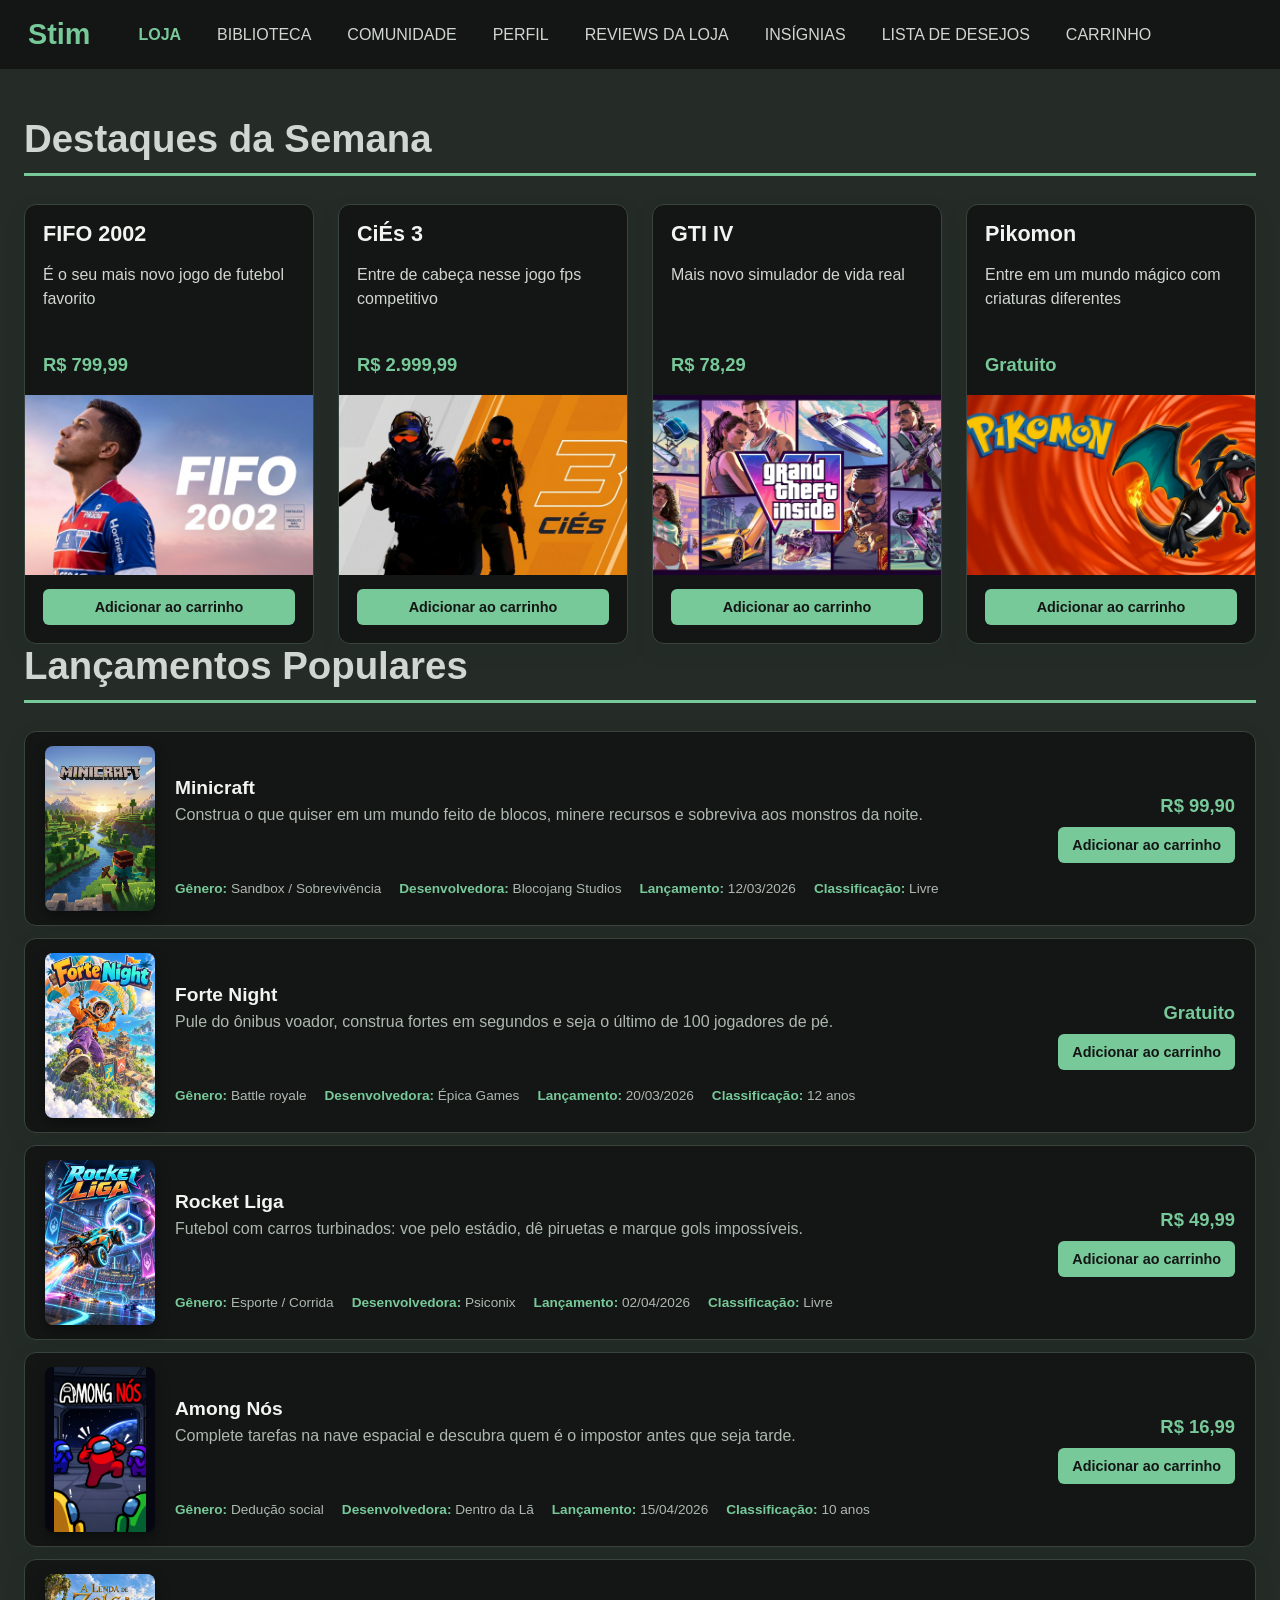
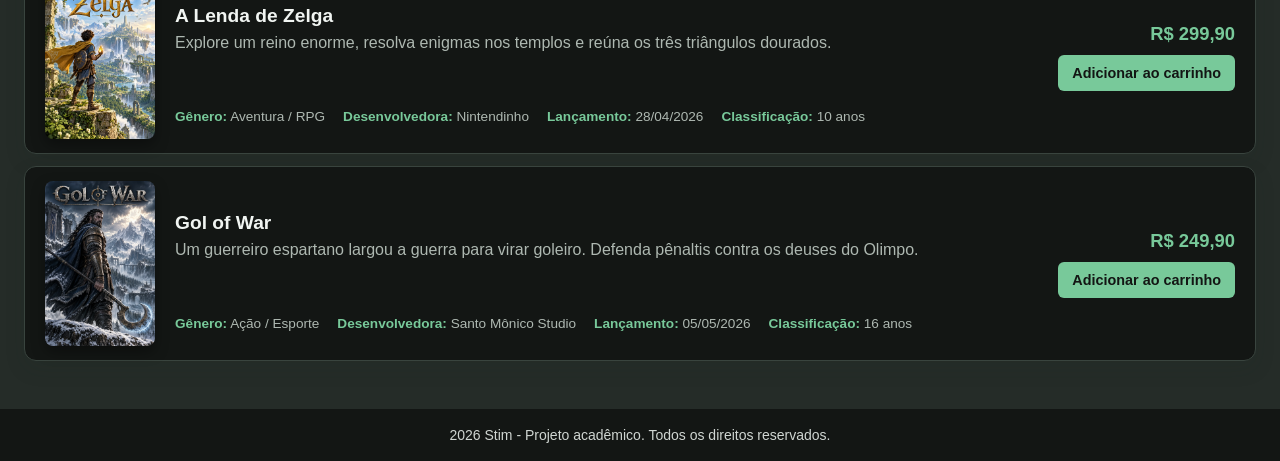
<file: index.html>
<!DOCTYPE html>
<html lang="pt-BR">
<head>
    <meta charset="UTF-8">
    <meta name="viewport" content="width=device-width, initial-scale=1.0">
    <title>Loja | Stim</title>
    <link rel="stylesheet" href="style.css">
    <link rel="stylesheet" href="index.css">
    
</head>
<body>

  <header>
      <a href="index.html" class="logo"><h2>Stim</h2></a>
      <nav>
          <a href="index.html" aria-current="page">LOJA</a>
          <a href="biblioteca.html">BIBLIOTECA   </a>
          <a href="comunidade.html">COMUNIDADE   </a>
          <a href="perfil.html">PERFIL    </a>
          <a href="reviews.html">REVIEWS DA LOJA    </a>
          <a href="insignias.html">INSÍGNIAS    </a>
          <a href="desejos.html">LISTA DE DESEJOS    </a>
          <a href="carrinho.html">CARRINHO    </a>
      </nav>
  </header>

<main>

  <section>
    <h2>Destaques da Semana</h2>
    <div class="destaques">
      <div>
        <h3>FIFO 2002</h3>
        <p>É o seu mais novo jogo de futebol favorito</p>
        <p>R$ 799,99</p>
        <img src="img/FIFO2002.jpg" alt="Capa do jogo FIFO 2002">
        <button type="button" class="btn-carrinho" data-add-carrinho data-nome="FIFO 2002" data-genero="Futebol" data-preco="799.99" data-imagem="img/FIFO2002.jpg">Adicionar ao carrinho</button>
      </div>

      <div>
        <h3>CiÉs 3</h3>
        <p>Entre de cabeça nesse jogo fps competitivo</p>
        <p>R$ 2.999,99</p>
        <img src="img/CiÉs3.jpg" alt="Capa do jogo CiÉs 3">
        <button type="button" class="btn-carrinho" data-add-carrinho data-nome="CiÉs 3" data-genero="Ação / FPS" data-preco="2999.99" data-imagem="img/CiÉs3.jpg">Adicionar ao carrinho</button>
      </div>

      <div>
        <h3>GTI IV</h3>
        <p>Mais novo simulador de vida real</p>
        <p>R$ 78,29</p>
        <img src="img/gti6.jpg" alt="Capa do jogo GTI IV">
        <button type="button" class="btn-carrinho" data-add-carrinho data-nome="GTI IV" data-genero="Mundo aberto" data-preco="78.29" data-imagem="img/gti6.jpg">Adicionar ao carrinho</button>
      </div>

      <div>
        <h3>Pikomon</h3>
        <p>Entre em um mundo mágico com criaturas diferentes</p>
        <p>Gratuito</p>
        <img src="img/pikomon.jpg" alt="Capa do jogo Pikomon">
        <button type="button" class="btn-carrinho" data-add-carrinho data-nome="Pikomon" data-genero="Aventura" data-preco="0" data-imagem="img/pikomon.jpg">Adicionar ao carrinho</button>
      </div>
    </div>

  </section>

  <section>
    <h2>Lançamentos Populares</h2>
    <div class="populares">
      <div>
        <img src="img/minicraft.webp" alt="Capa do jogo Minicraft">
        <h4>Minicraft</h4>
        <p>Construa o que quiser em um mundo feito de blocos, minere recursos e sobreviva aos monstros da noite.</p>
        <ul class="info-jogo">
          <li><strong>Gênero:</strong> Sandbox / Sobrevivência</li>
          <li><strong>Desenvolvedora:</strong> Blocojang Studios</li>
          <li><strong>Lançamento:</strong> 12/03/2026</li>
          <li><strong>Classificação:</strong> Livre</li>
        </ul>
        <div class="compra">
          <h3>R$ 99,90</h3>
          <button type="button" class="btn-carrinho" data-add-carrinho data-nome="Minicraft" data-genero="Sandbox / Sobrevivência" data-preco="99.90" data-imagem="img/minicraft.webp">Adicionar ao carrinho</button>
        </div>
      </div>

      <div>
        <img src="img/forte-night.webp" alt="Capa do jogo Forte Night">
        <h4>Forte Night</h4>
        <p>Pule do ônibus voador, construa fortes em segundos e seja o último de 100 jogadores de pé.</p>
        <ul class="info-jogo">
          <li><strong>Gênero:</strong> Battle royale</li>
          <li><strong>Desenvolvedora:</strong> Épica Games</li>
          <li><strong>Lançamento:</strong> 20/03/2026</li>
          <li><strong>Classificação:</strong> 12 anos</li>
        </ul>
        <div class="compra">
          <h3>Gratuito</h3>
          <button type="button" class="btn-carrinho" data-add-carrinho data-nome="Forte Night" data-genero="Battle royale" data-preco="0" data-imagem="img/forte-night.webp">Adicionar ao carrinho</button>
        </div>
      </div>

      <div>
        <img src="img/rocket-liga.webp" alt="Capa do jogo Rocket Liga">
        <h4>Rocket Liga</h4>
        <p>Futebol com carros turbinados: voe pelo estádio, dê piruetas e marque gols impossíveis.</p>
        <ul class="info-jogo">
          <li><strong>Gênero:</strong> Esporte / Corrida</li>
          <li><strong>Desenvolvedora:</strong> Psiconix</li>
          <li><strong>Lançamento:</strong> 02/04/2026</li>
          <li><strong>Classificação:</strong> Livre</li>
        </ul>
        <div class="compra">
          <h3>R$ 49,99</h3>
          <button type="button" class="btn-carrinho" data-add-carrinho data-nome="Rocket Liga" data-genero="Esporte / Corrida" data-preco="49.99" data-imagem="img/rocket-liga.webp">Adicionar ao carrinho</button>
        </div>
      </div>

      <div>
        <img src="img/among-nos.png" alt="Capa do jogo Among Nós" class="capa-paisagem">
        <h4>Among Nós</h4>
        <p>Complete tarefas na nave espacial e descubra quem é o impostor antes que seja tarde.</p>
        <ul class="info-jogo">
          <li><strong>Gênero:</strong> Dedução social</li>
          <li><strong>Desenvolvedora:</strong> Dentro da Lã</li>
          <li><strong>Lançamento:</strong> 15/04/2026</li>
          <li><strong>Classificação:</strong> 10 anos</li>
        </ul>
        <div class="compra">
          <h3>R$ 16,99</h3>
          <button type="button" class="btn-carrinho" data-add-carrinho data-nome="Among Nós" data-genero="Dedução social" data-preco="16.99" data-imagem="img/among-nos.svg">Adicionar ao carrinho</button>
        </div>
      </div>

      <div>
        <img src="img/lenda-de-zelga.webp" alt="Capa do jogo A Lenda de Zelga">
        <h4>A Lenda de Zelga</h4>
        <p>Explore um reino enorme, resolva enigmas nos templos e reúna os três triângulos dourados.</p>
        <ul class="info-jogo">
          <li><strong>Gênero:</strong> Aventura / RPG</li>
          <li><strong>Desenvolvedora:</strong> Nintendinho</li>
          <li><strong>Lançamento:</strong> 28/04/2026</li>
          <li><strong>Classificação:</strong> 10 anos</li>
        </ul>
        <div class="compra">
          <h3>R$ 299,90</h3>
          <button type="button" class="btn-carrinho" data-add-carrinho data-nome="A Lenda de Zelga" data-genero="Aventura / RPG" data-preco="299.90" data-imagem="img/lenda-de-zelga.webp">Adicionar ao carrinho</button>
        </div>
      </div>

      <div>
        <img src="img/gol-of-war.webp" alt="Capa do jogo Gol of War">
        <h4>Gol of War</h4>
        <p>Um guerreiro espartano largou a guerra para virar goleiro. Defenda pênaltis contra os deuses do Olimpo.</p>
        <ul class="info-jogo">
          <li><strong>Gênero:</strong> Ação / Esporte</li>
          <li><strong>Desenvolvedora:</strong> Santo Mônico Studio</li>
          <li><strong>Lançamento:</strong> 05/05/2026</li>
          <li><strong>Classificação:</strong> 16 anos</li>
        </ul>
        <div class="compra">
          <h3>R$ 249,90</h3>
          <button type="button" class="btn-carrinho" data-add-carrinho data-nome="Gol of War" data-genero="Ação / Esporte" data-preco="249.90" data-imagem="img/gol-of-war.webp">Adicionar ao carrinho</button>
        </div>
      </div>

    </div>
  </section>

</main>
    
    <footer>
        <p>2026 Stim - Projeto acadêmico. Todos os direitos reservados.</p>
    </footer>

    <script src="carrinho.js"></script>
    
</body>
</html>
</file>
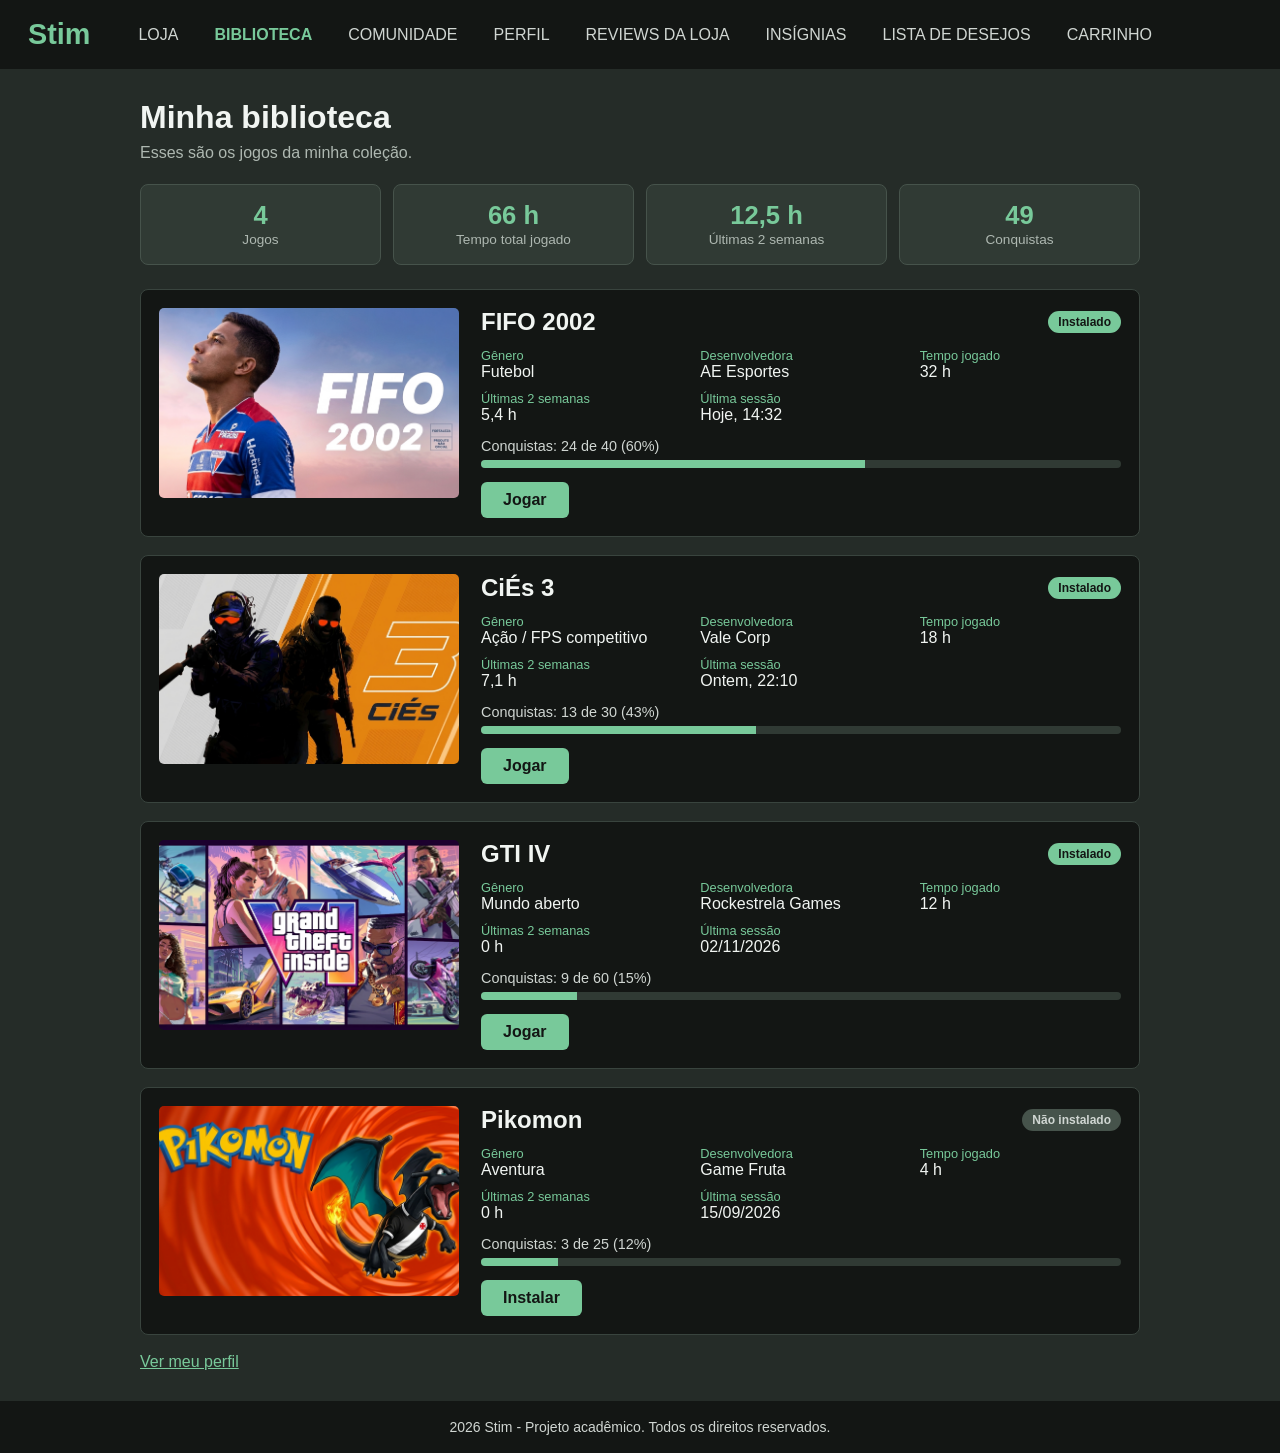
<file: biblioteca.html>
<!DOCTYPE html>
<html lang="pt-BR">
<head>
    <meta charset="UTF-8">
    <meta name="viewport" content="width=device-width, initial-scale=1.0">
    <title>Biblioteca - Stim</title>
    <link rel="stylesheet" href="style.css">
    <link rel="stylesheet" href="biblioteca.css">
</head>
<body>
    <header>
        <a href="index.html" class="logo"><h2>Stim</h2></a>
        <nav>
            <a href="index.html">LOJA</a>
            <a href="biblioteca.html" aria-current="page">BIBLIOTECA</a>
            <a href="comunidade.html">COMUNIDADE</a>
            <a href="perfil.html">PERFIL</a>
            <a href="reviews.html">REVIEWS DA LOJA</a>
            <a href="insignias.html">INSÍGNIAS</a>
            <a href="desejos.html">LISTA DE DESEJOS</a>
            <a href="carrinho.html">CARRINHO</a>
        </nav>
    </header>

    <main>
        <h1>Minha biblioteca</h1>
        <p class="subtitulo">Esses são os jogos da minha coleção.</p>

        <section class="resumo">
            <div><strong>4</strong><span>Jogos</span></div>
            <div><strong>66 h</strong><span>Tempo total jogado</span></div>
            <div><strong>12,5 h</strong><span>Últimas 2 semanas</span></div>
            <div><strong>49</strong><span>Conquistas</span></div>
        </section>

        <article class="jogo">
            <img src="img/FIFO2002.jpg" alt="Capa do jogo FIFO 2002">

            <div class="info-jogo">
                <div class="topo-jogo">
                    <h2>FIFO 2002</h2>
                    <span class="status instalado">Instalado</span>
                </div>

                <dl class="dados">
                    <div><dt>Gênero</dt><dd>Futebol</dd></div>
                    <div><dt>Desenvolvedora</dt><dd>AE Esportes</dd></div>
                    <div><dt>Tempo jogado</dt><dd>32 h</dd></div>
                    <div><dt>Últimas 2 semanas</dt><dd>5,4 h</dd></div>
                    <div><dt>Última sessão</dt><dd>Hoje, 14:32</dd></div>
                </dl>

                <div class="conquistas">
                    <p>Conquistas: 24 de 40 (60%)</p>
                    <div class="barra"><div style="width: 60%"></div></div>
                </div>

                <a href="#" class="botao">Jogar</a>
            </div>
        </article>

        <article class="jogo">
            <img src="img/CiÉs3.jpg" alt="Capa do jogo CiÉs 3">

            <div class="info-jogo">
                <div class="topo-jogo">
                    <h2>CiÉs 3</h2>
                    <span class="status instalado">Instalado</span>
                </div>

                <dl class="dados">
                    <div><dt>Gênero</dt><dd>Ação / FPS competitivo</dd></div>
                    <div><dt>Desenvolvedora</dt><dd>Vale Corp</dd></div>
                    <div><dt>Tempo jogado</dt><dd>18 h</dd></div>
                    <div><dt>Últimas 2 semanas</dt><dd>7,1 h</dd></div>
                    <div><dt>Última sessão</dt><dd>Ontem, 22:10</dd></div>
                </dl>

                <div class="conquistas">
                    <p>Conquistas: 13 de 30 (43%)</p>
                    <div class="barra"><div style="width: 43%"></div></div>
                </div>

                <a href="#" class="botao">Jogar</a>
            </div>
        </article>

        <article class="jogo">
            <img src="img/gti6.jpg" alt="Capa do jogo GTI IV">

            <div class="info-jogo">
                <div class="topo-jogo">
                    <h2>GTI IV</h2>
                    <span class="status instalado">Instalado</span>
                </div>

                <dl class="dados">
                    <div><dt>Gênero</dt><dd>Mundo aberto</dd></div>
                    <div><dt>Desenvolvedora</dt><dd>Rockestrela Games</dd></div>
                    <div><dt>Tempo jogado</dt><dd>12 h</dd></div>
                    <div><dt>Últimas 2 semanas</dt><dd>0 h</dd></div>
                    <div><dt>Última sessão</dt><dd>02/11/2026</dd></div>
                </dl>

                <div class="conquistas">
                    <p>Conquistas: 9 de 60 (15%)</p>
                    <div class="barra"><div style="width: 15%"></div></div>
                </div>

                <a href="#" class="botao">Jogar</a>
            </div>
        </article>

        <article class="jogo">
            <img src="img/pikomon.jpg" alt="Capa do jogo Pikomon">

            <div class="info-jogo">
                <div class="topo-jogo">
                    <h2>Pikomon</h2>
                    <span class="status nao-instalado">Não instalado</span>
                </div>

                <dl class="dados">
                    <div><dt>Gênero</dt><dd>Aventura</dd></div>
                    <div><dt>Desenvolvedora</dt><dd>Game Fruta</dd></div>
                    <div><dt>Tempo jogado</dt><dd>4 h</dd></div>
                    <div><dt>Últimas 2 semanas</dt><dd>0 h</dd></div>
                    <div><dt>Última sessão</dt><dd>15/09/2026</dd></div>
                </dl>

                <div class="conquistas">
                    <p>Conquistas: 3 de 25 (12%)</p>
                    <div class="barra"><div style="width: 12%"></div></div>
                </div>

                <a href="#" class="botao">Instalar</a>
            </div>
        </article>

        <a href="perfil.html" class="link-perfil">Ver meu perfil</a>
    </main>

    <footer>
        <p>2026 Stim - Projeto acadêmico. Todos os direitos reservados.</p>
    </footer>

    <script src="carrinho.js"></script>
</body>
</html>
</file>
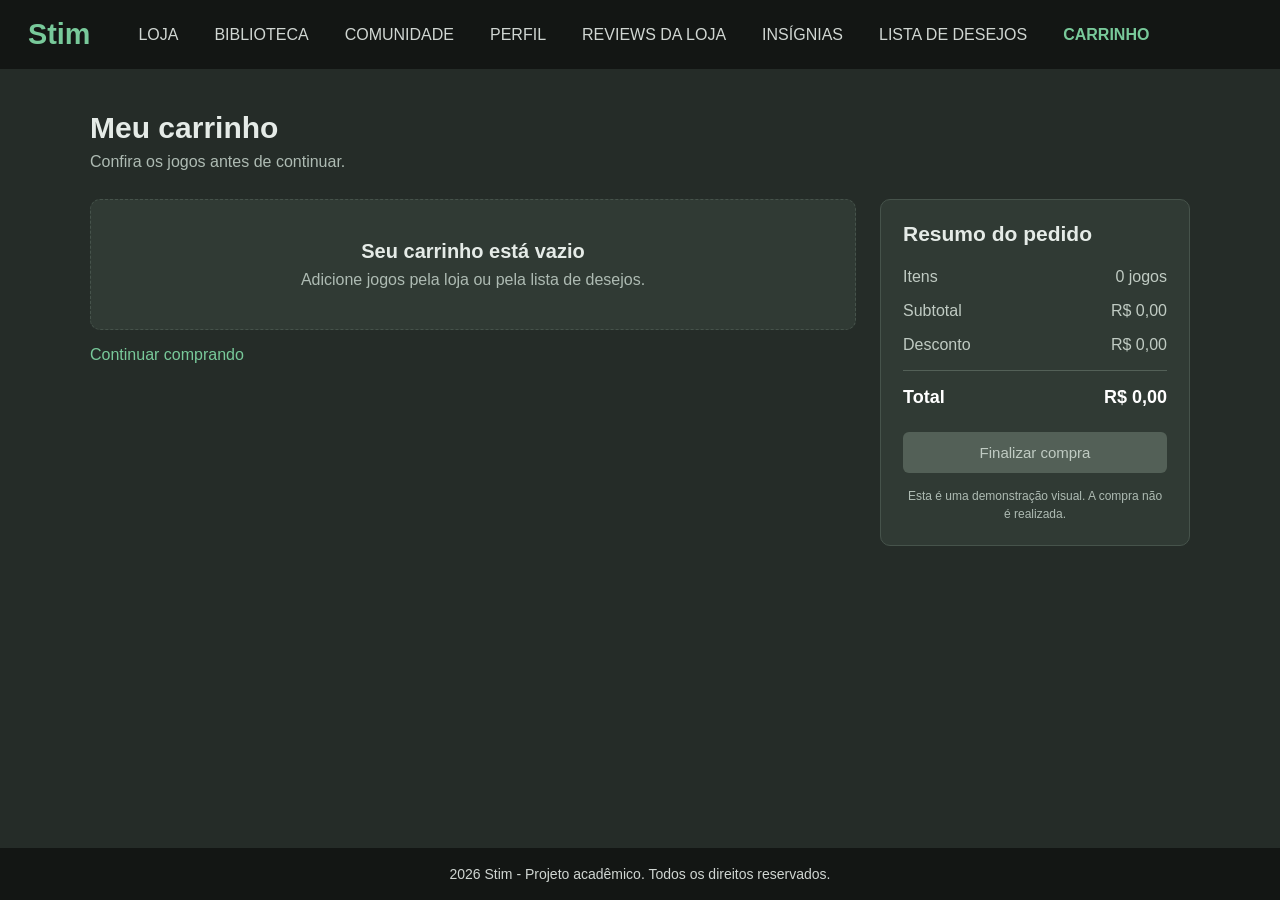
<file: carrinho.html>
<!DOCTYPE html>
<html lang="pt-BR">
<head>
    <meta charset="UTF-8">
    <meta name="viewport" content="width=device-width, initial-scale=1.0">
    <title>Carrinho | Stim</title>
    <link rel="stylesheet" href="style.css">
    <link rel="stylesheet" href="carrinho.css">
</head>
<body>

    <header>
        <a href="index.html" class="logo"><h2>Stim</h2></a>
        <nav>
            <a href="index.html">LOJA</a>
            <a href="biblioteca.html">BIBLIOTECA</a>
            <a href="comunidade.html">COMUNIDADE</a>
            <a href="perfil.html">PERFIL</a>
            <a href="reviews.html">REVIEWS DA LOJA</a>
            <a href="insignias.html">INSÍGNIAS</a>
            <a href="desejos.html">LISTA DE DESEJOS</a>
            <a href="carrinho.html" aria-current="page">CARRINHO</a>
        </nav>
    </header>

    <main class="pagina-carrinho">

        <section class="titulo-pagina">
            <h1>Meu carrinho</h1>
            <p>Confira os jogos antes de continuar.</p>
        </section>

        <div class="conteudo-carrinho">

            <section class="lista-carrinho">

                <div id="itens-carrinho"></div>

                <div class="continuar-comprando">
                    <a href="index.html">Continuar comprando</a>
                </div>

            </section>

            <aside class="resumo-carrinho">
                <h2>Resumo do pedido</h2>

                <div class="linha-resumo">
                    <span>Itens</span>
                    <span id="quantidade">0 jogos</span>
                </div>

                <div class="linha-resumo">
                    <span>Subtotal</span>
                    <span id="subtotal">R$ 0,00</span>
                </div>

                <div class="linha-resumo">
                    <span>Desconto</span>
                    <span>R$ 0,00</span>
                </div>

                <div class="linha-resumo total">
                    <strong>Total</strong>
                    <strong id="total">R$ 0,00</strong>
                </div>

                <button type="button" disabled>Finalizar compra</button>

                <p class="aviso-compra">
                    Esta é uma demonstração visual. A compra não é realizada.
                </p>
            </aside>

        </div>

    </main>

    <footer>
        <p>2026 Stim - Projeto acadêmico. Todos os direitos reservados.</p>
    </footer>

    <script src="carrinho.js"></script>

</body>
</html>
</file>
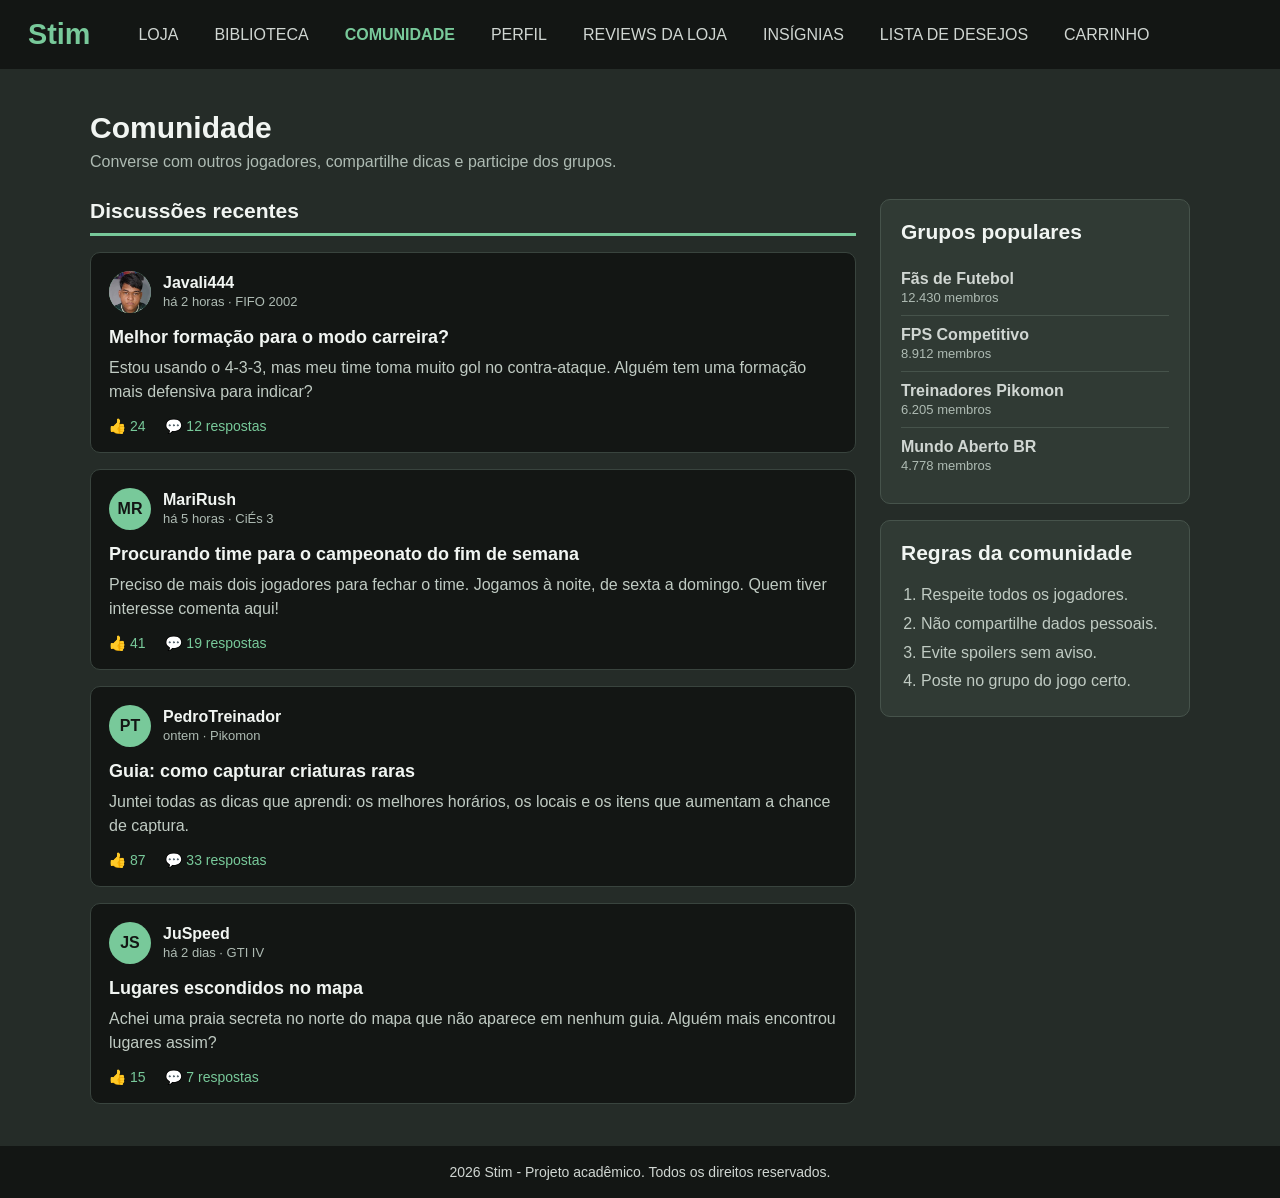
<file: comunidade.html>
<!DOCTYPE html>
<html lang="pt-BR">
<head>
    <meta charset="UTF-8">
    <meta name="viewport" content="width=device-width, initial-scale=1.0">
    <title>Comunidade | Stim</title>
    <link rel="stylesheet" href="style.css">
    <link rel="stylesheet" href="comunidade.css">
</head>
<body>

    <header>
        <a href="index.html" class="logo"><h2>Stim</h2></a>
        <nav>
            <a href="index.html">LOJA</a>
            <a href="biblioteca.html">BIBLIOTECA</a>
            <a href="comunidade.html" aria-current="page">COMUNIDADE</a>
            <a href="perfil.html">PERFIL</a>
            <a href="reviews.html">REVIEWS DA LOJA</a>
            <a href="insignias.html">INSÍGNIAS</a>
            <a href="desejos.html">LISTA DE DESEJOS</a>
            <a href="carrinho.html">CARRINHO</a>
        </nav>
    </header>

    <main class="pagina-comunidade">

        <section class="titulo-pagina">
            <h1>Comunidade</h1>
            <p>Converse com outros jogadores, compartilhe dicas e participe dos grupos.</p>
        </section>

        <div class="conteudo-comunidade">

            <section class="lista-posts">
                <h2>Discussões recentes</h2>

                <article class="post">
                    <div class="autor">
                        <img class="avatar" src="img/foto-perfil.png" alt="Foto de Javali444">
                        <div>
                            <strong>Javali444</strong>
                            <span>há 2 horas · FIFO 2002</span>
                        </div>
                    </div>
                    <h3>Melhor formação para o modo carreira?</h3>
                    <p>Estou usando o 4-3-3, mas meu time toma muito gol no contra-ataque. Alguém tem uma formação mais defensiva para indicar?</p>
                    <div class="reacoes">
                        <span>👍 24</span>
                        <span>💬 12 respostas</span>
                    </div>
                </article>

                <article class="post">
                    <div class="autor">
                        <div class="avatar">MR</div>
                        <div>
                            <strong>MariRush</strong>
                            <span>há 5 horas · CiÉs 3</span>
                        </div>
                    </div>
                    <h3>Procurando time para o campeonato do fim de semana</h3>
                    <p>Preciso de mais dois jogadores para fechar o time. Jogamos à noite, de sexta a domingo. Quem tiver interesse comenta aqui!</p>
                    <div class="reacoes">
                        <span>👍 41</span>
                        <span>💬 19 respostas</span>
                    </div>
                </article>

                <article class="post">
                    <div class="autor">
                        <div class="avatar">PT</div>
                        <div>
                            <strong>PedroTreinador</strong>
                            <span>ontem · Pikomon</span>
                        </div>
                    </div>
                    <h3>Guia: como capturar criaturas raras</h3>
                    <p>Juntei todas as dicas que aprendi: os melhores horários, os locais e os itens que aumentam a chance de captura.</p>
                    <div class="reacoes">
                        <span>👍 87</span>
                        <span>💬 33 respostas</span>
                    </div>
                </article>

                <article class="post">
                    <div class="autor">
                        <div class="avatar">JS</div>
                        <div>
                            <strong>JuSpeed</strong>
                            <span>há 2 dias · GTI IV</span>
                        </div>
                    </div>
                    <h3>Lugares escondidos no mapa</h3>
                    <p>Achei uma praia secreta no norte do mapa que não aparece em nenhum guia. Alguém mais encontrou lugares assim?</p>
                    <div class="reacoes">
                        <span>👍 15</span>
                        <span>💬 7 respostas</span>
                    </div>
                </article>
            </section>

            <aside class="lateral">
                <section class="grupos">
                    <h2>Grupos populares</h2>
                    <ul>
                        <li>
                            <strong>Fãs de Futebol</strong>
                            <span>12.430 membros</span>
                        </li>
                        <li>
                            <strong>FPS Competitivo</strong>
                            <span>8.912 membros</span>
                        </li>
                        <li>
                            <strong>Treinadores Pikomon</strong>
                            <span>6.205 membros</span>
                        </li>
                        <li>
                            <strong>Mundo Aberto BR</strong>
                            <span>4.778 membros</span>
                        </li>
                    </ul>
                </section>

                <section class="regras">
                    <h2>Regras da comunidade</h2>
                    <ol>
                        <li>Respeite todos os jogadores.</li>
                        <li>Não compartilhe dados pessoais.</li>
                        <li>Evite spoilers sem aviso.</li>
                        <li>Poste no grupo do jogo certo.</li>
                    </ol>
                </section>
            </aside>

        </div>

    </main>

    <footer>
        <p>2026 Stim - Projeto acadêmico. Todos os direitos reservados.</p>
    </footer>

    <script src="carrinho.js"></script>

</body>
</html>
</file>
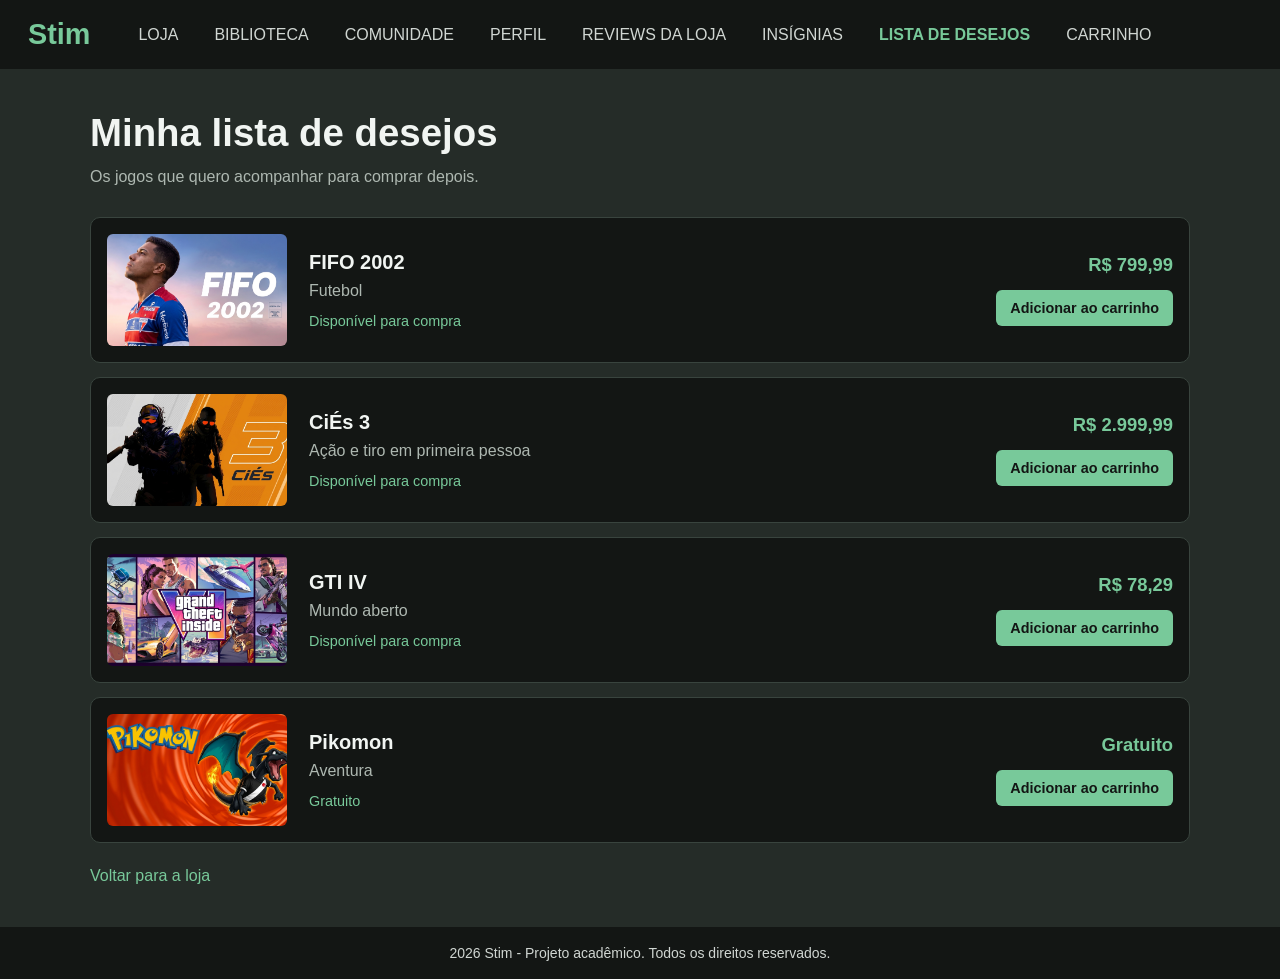
<file: desejos.html>
<!DOCTYPE html>
<html lang="pt-BR">
<head>
    <meta charset="UTF-8">
    <meta name="viewport" content="width=device-width, initial-scale=1.0">
    <title>Lista de Desejos | Stim</title>
    <link rel="stylesheet" href="style.css">
    <link rel="stylesheet" href="desejos.css">
</head>
<body>

    <header>
        <a href="index.html" class="logo"><h2>Stim</h2></a>
        <nav>
            <a href="index.html">LOJA</a>
            <a href="biblioteca.html">BIBLIOTECA</a>
            <a href="comunidade.html">COMUNIDADE</a>
            <a href="perfil.html">PERFIL</a>
            <a href="reviews.html">REVIEWS DA LOJA</a>
            <a href="insignias.html">INSÍGNIAS</a>
            <a href="desejos.html" aria-current="page">LISTA DE DESEJOS</a>
            <a href="carrinho.html">CARRINHO</a>
        </nav>
    </header>

    <main class="pagina-desejos">

        <section class="titulo-pagina">
            <h1>Minha lista de desejos</h1>
            <p>Os jogos que quero acompanhar para comprar depois.</p>
        </section>

        <section class="lista-jogos">

            <article class="jogo-desejo">
                <img src="img/FIFO2002.jpg" alt="Capa do jogo FIFO 2002">

                <div class="info-jogo">
                    <h2>FIFO 2002</h2>
                    <p>Futebol</p>
                    <span class="disponivel">Disponível para compra</span>
                </div>

                <div class="preco-jogo">
                    <p>R$ 799,99</p>
                    <button type="button" class="btn-carrinho" data-add-carrinho data-nome="FIFO 2002" data-genero="Futebol" data-preco="799.99" data-imagem="img/FIFO2002.jpg">Adicionar ao carrinho</button>
                </div>
            </article>

            <article class="jogo-desejo">
                <img src="img/CiÉs3.jpg" alt="Capa do jogo CiÉs 3">

                <div class="info-jogo">
                    <h2>CiÉs 3</h2>
                    <p>Ação e tiro em primeira pessoa</p>
                    <span class="disponivel">Disponível para compra</span>
                </div>

                <div class="preco-jogo">
                    <p>R$ 2.999,99</p>
                    <button type="button" class="btn-carrinho" data-add-carrinho data-nome="CiÉs 3" data-genero="Ação / FPS" data-preco="2999.99" data-imagem="img/CiÉs3.jpg">Adicionar ao carrinho</button>
                </div>
            </article>

            <article class="jogo-desejo">
                <img src="img/gti6.jpg" alt="Capa do jogo GTI IV">

                <div class="info-jogo">
                    <h2>GTI IV</h2>
                    <p>Mundo aberto</p>
                    <span class="disponivel">Disponível para compra</span>
                </div>

                <div class="preco-jogo">
                    <p>R$ 78,29</p>
                    <button type="button" class="btn-carrinho" data-add-carrinho data-nome="GTI IV" data-genero="Mundo aberto" data-preco="78.29" data-imagem="img/gti6.jpg">Adicionar ao carrinho</button>
                </div>
            </article>

            <article class="jogo-desejo">
                <img src="img/pikomon.jpg" alt="Capa do jogo Pikomon">

                <div class="info-jogo">
                    <h2>Pikomon</h2>
                    <p>Aventura</p>
                    <span class="gratuito">Gratuito</span>
                </div>

                <div class="preco-jogo">
                    <p>Gratuito</p>
                    <button type="button" class="btn-carrinho" data-add-carrinho data-nome="Pikomon" data-genero="Aventura" data-preco="0" data-imagem="img/pikomon.jpg">Adicionar ao carrinho</button>
                </div>
            </article>

        </section>

        <div class="voltar-loja">
            <a href="index.html">Voltar para a loja</a>
        </div>

    </main>

    <footer>
        <p>2026 Stim - Projeto acadêmico. Todos os direitos reservados.</p>
    </footer>

    <script src="carrinho.js"></script>

</body>
</html>
</file>
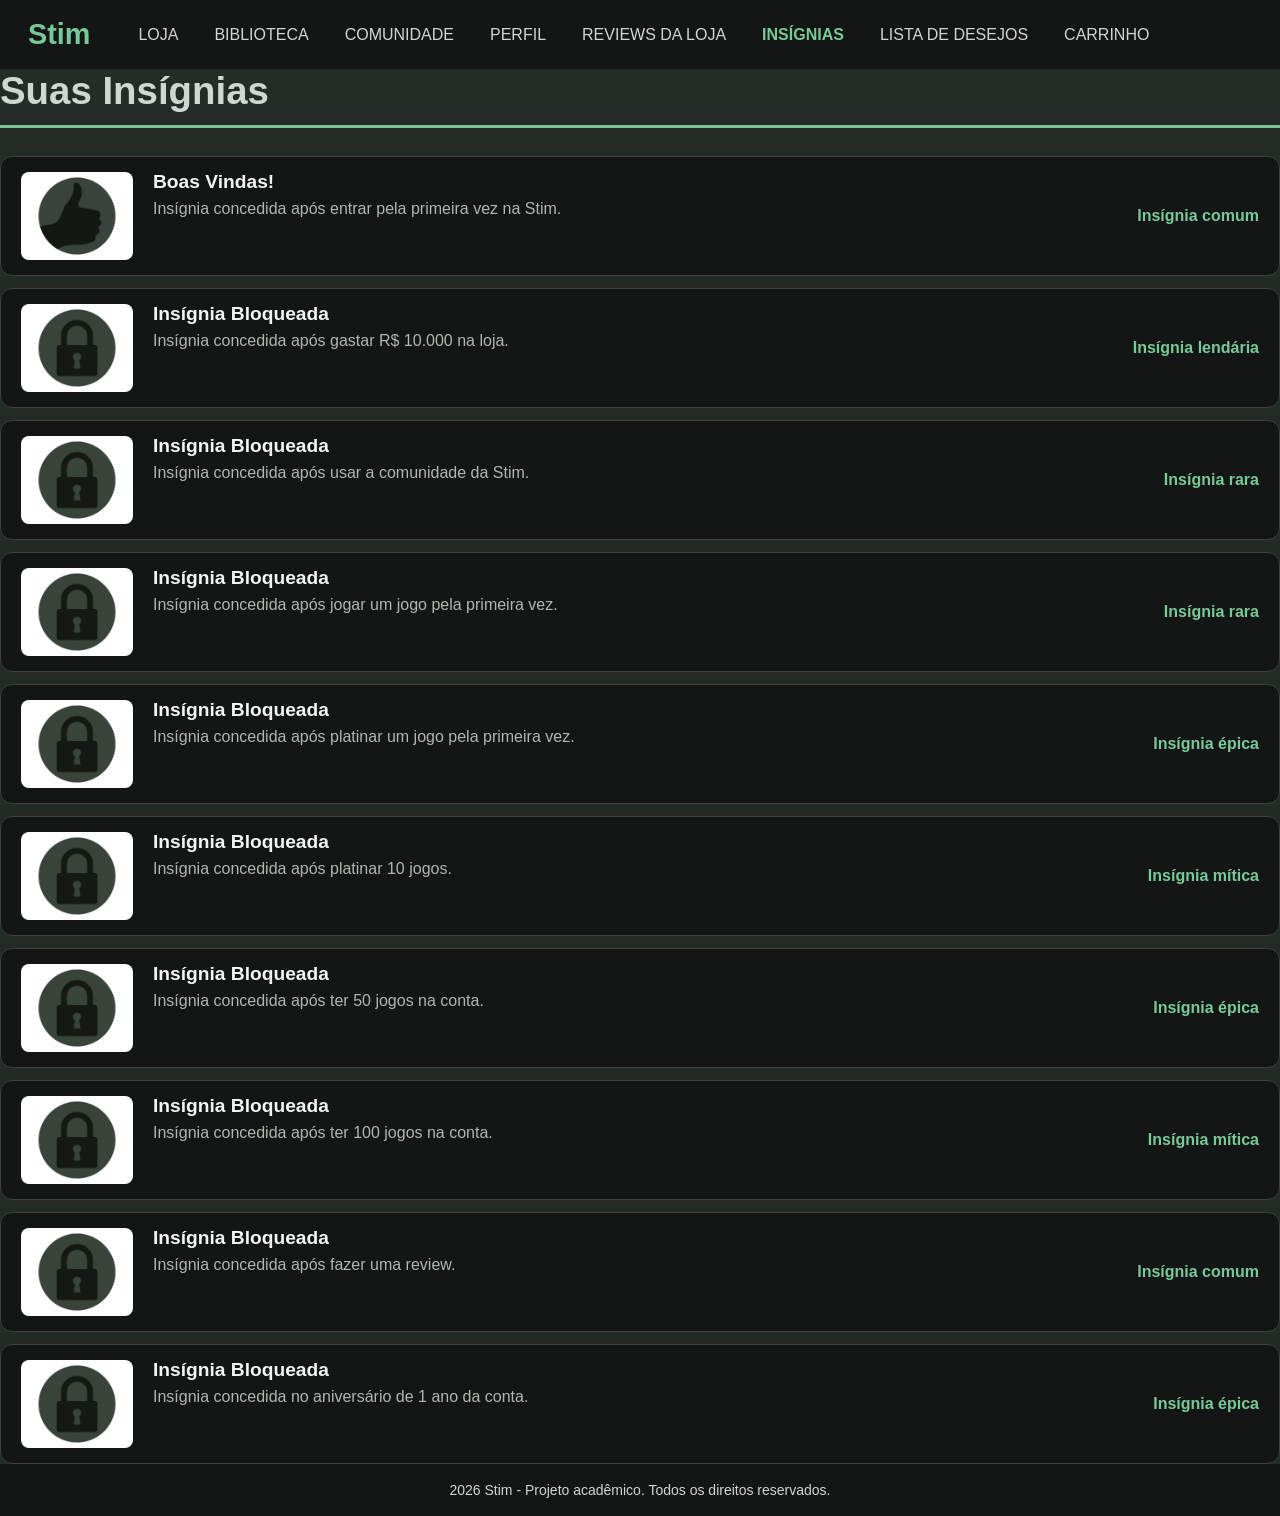
<file: insignias.html>
<!DOCTYPE html>
<html lang="pt-BR">
<head>
    <meta charset="UTF-8">
    <meta name="viewport" content="width=device-width, initial-scale=1.0">
    <title>Insígnias do Perfil | Stim</title>
    <link rel="stylesheet" href="style.css">
    <link rel="stylesheet" href="insignias.css">
</head>
<body>

    <header>
        <a href="index.html" class="logo"><h2>Stim</h2></a>
        <nav>
            <a href="index.html">LOJA</a>
            <a href="biblioteca.html">BIBLIOTECA</a>
            <a href="comunidade.html">COMUNIDADE</a>
            <a href="perfil.html">PERFIL</a>
            <a href="reviews.html">REVIEWS DA LOJA</a>
            <a href="insignias.html" aria-current="page">INSÍGNIAS</a>
            <a href="desejos.html">LISTA DE DESEJOS</a>
            <a href="carrinho.html">CARRINHO</a>
        </nav>
    </header>

    <main>

        
  <section>
    <h2>Suas Insígnias</h2>
    <div class="suasInsignias">
      <div>
        <img src="img/positivo.jpg" alt="positivo">
        <h3>Boas Vindas!</h3>
        <p>Insígnia concedida após entrar pela primeira vez na Stim.</p>
        <h4>Insígnia comum</h4>
      </div>

      <div>
        <img src="img/bloqueado.jpg" alt="bloqueado">
        <h3>Insígnia Bloqueada</h3>
        <p>Insígnia concedida após gastar R$ 10.000 na loja.</p>
        <h4>Insígnia lendária</h4>
      </div>

      <div>
        <img src="img/bloqueado.jpg" alt="bloqueado">
        <h3>Insígnia Bloqueada</h3>
        <p>Insígnia concedida após usar a comunidade da Stim.</p>
        <h4>Insígnia rara</h4>
      </div>

      <div>
        <img src="img/bloqueado.jpg" alt="bloqueado">
        <h3>Insígnia Bloqueada</h3>
        <p>Insígnia concedida após jogar um jogo pela primeira vez.</p>
        <h4>Insígnia rara</h4>
      </div>

      <div>
        <img src="img/bloqueado.jpg" alt="bloqueado">
        <h3>Insígnia Bloqueada</h3>
        <p>Insígnia concedida após platinar um jogo pela primeira vez.</p>
        <h4>Insígnia épica</h4>
      </div>

      <div>
        <img src="img/bloqueado.jpg" alt="bloqueado">
        <h3>Insígnia Bloqueada</h3>
        <p>Insígnia concedida após platinar 10 jogos.</p>
        <h4>Insígnia mítica</h4>
      </div>

      <div>
        <img src="img/bloqueado.jpg" alt="bloqueado">
        <h3>Insígnia Bloqueada</h3>
        <p>Insígnia concedida após ter 50 jogos na conta.</p>
        <h4>Insígnia épica</h4>
      </div>

      <div>
        <img src="img/bloqueado.jpg" alt="bloqueado">
        <h3>Insígnia Bloqueada</h3>
        <p>Insígnia concedida após ter 100 jogos na conta.</p>
        <h4>Insígnia mítica</h4>
      </div>

      <div>
        <img src="img/bloqueado.jpg" alt="bloqueado">
        <h3>Insígnia Bloqueada</h3>
        <p>Insígnia concedida após fazer uma review.</p>
        <h4>Insígnia comum</h4>
      </div>

      <div>
        <img src="img/bloqueado.jpg" alt="bloqueado">
        <h3>Insígnia Bloqueada</h3>
        <p>Insígnia concedida no aniversário de 1 ano da conta.</p>
        <h4>Insígnia épica</h4>
      </div>

    </div>
  </section>


    </main>
    
    <footer>
        <p>2026 Stim - Projeto acadêmico. Todos os direitos reservados.</p>
    </footer>

    <script src="carrinho.js"></script>
    
</body>
</html>
</file>
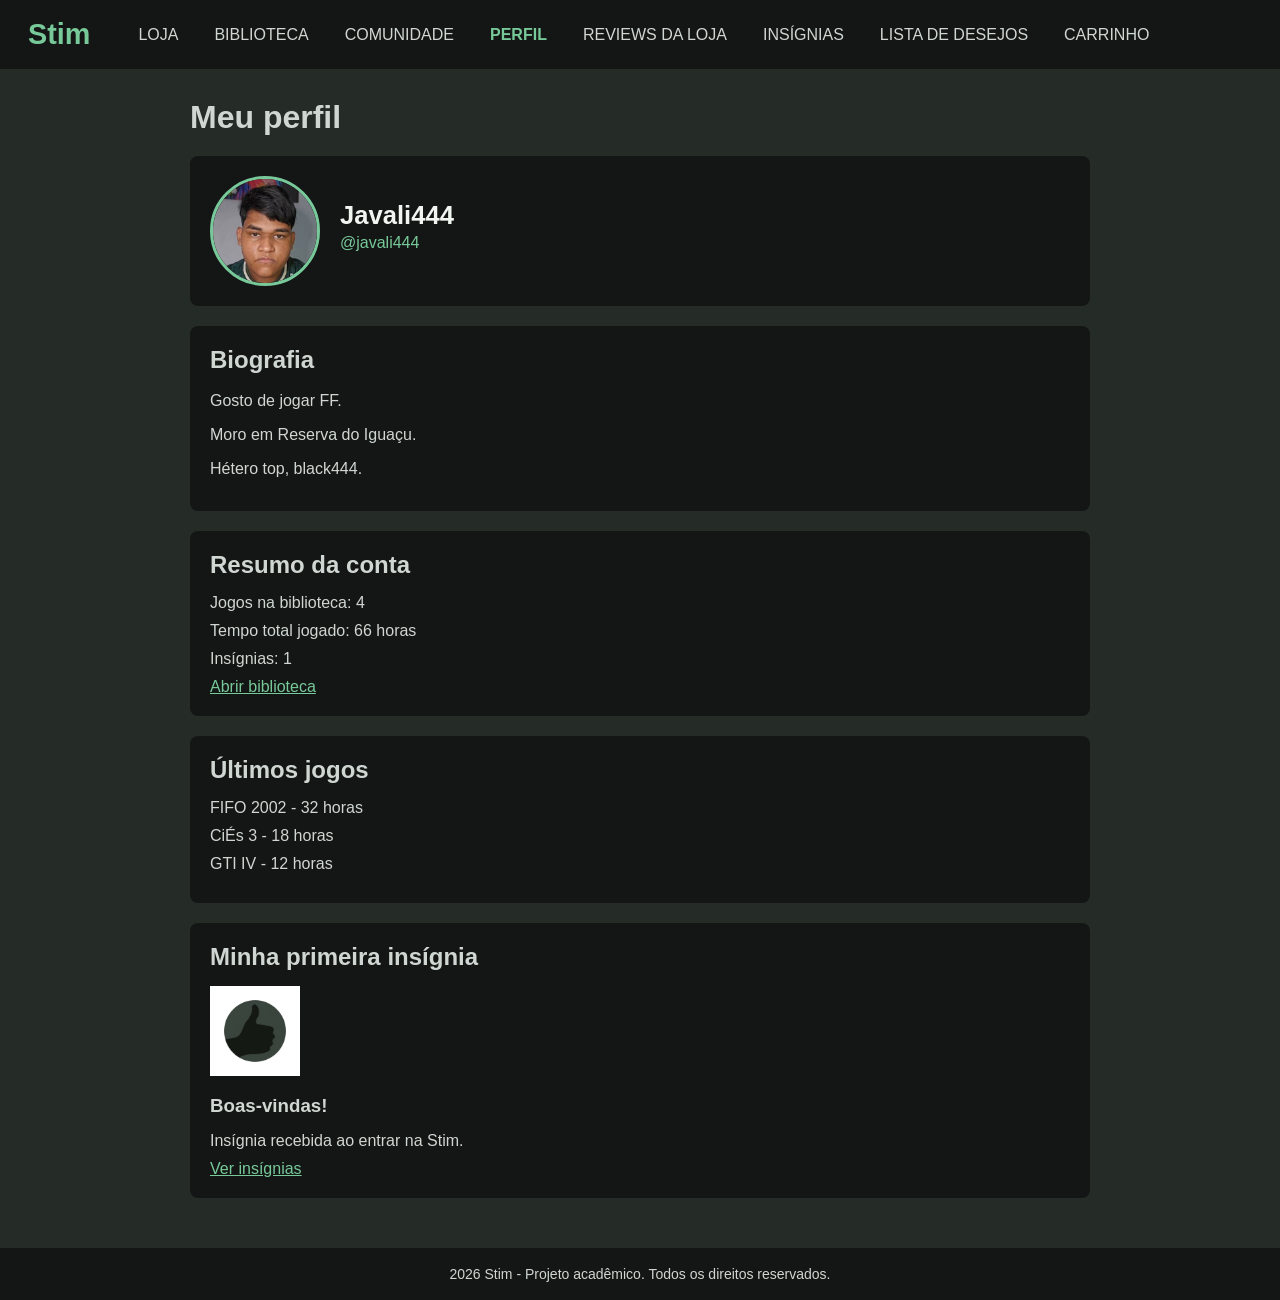
<file: perfil.html>
<!DOCTYPE html>
<html lang="pt-BR">
<head>
    <meta charset="UTF-8">
    <meta name="viewport" content="width=device-width, initial-scale=1.0">
    <title>Perfil - Stim</title>
    <link rel="stylesheet" href="style.css">
    <link rel="stylesheet" href="perfil.css">
</head>
<body>
    <header>
        <a href="index.html" class="logo"><h2>Stim</h2></a>
        <nav>
            <a href="index.html">LOJA</a>
            <a href="biblioteca.html">BIBLIOTECA</a>
            <a href="comunidade.html">COMUNIDADE</a>
            <a href="perfil.html" aria-current="page">PERFIL</a>
            <a href="reviews.html">REVIEWS DA LOJA</a>
            <a href="insignias.html">INSÍGNIAS</a>
            <a href="desejos.html">LISTA DE DESEJOS</a>
            <a href="carrinho.html">CARRINHO</a>
        </nav>
    </header>

    <main>
        <h1>Meu perfil</h1>

        <section class="cartao-perfil">
            <img class="foto" src="img/foto-perfil.png" alt="Foto de perfil de Javali444">
            <div>
                <h2>Javali444</h2>
                <p class="usuario">@javali444</p>
            </div>
        </section>

        <section class="biografia">
            <h2>Biografia</h2>
            <p>Gosto de jogar FF.</p>
            <p>Moro em Reserva do Iguaçu.</p>
            <p>Hétero top, black444.</p>
        </section>

        <section>
            <h2>Resumo da conta</h2>
            <p>Jogos na biblioteca: 4</p>
            <p>Tempo total jogado: 66 horas</p>
            <p>Insígnias: 1</p>

            <a href="biblioteca.html">Abrir biblioteca</a>
        </section>

        <section>
            <h2>Últimos jogos</h2>
            <p>FIFO 2002 - 32 horas</p>
            <p>CiÉs 3 - 18 horas</p>
            <p>GTI IV - 12 horas</p>
        </section>

        <section>
            <h2>Minha primeira insígnia</h2>
            <img class="insignia"
                 src="img/positivo.jpg"
                 alt="Insígnia de boas-vindas">

            <h3>Boas-vindas!</h3>
            <p>Insígnia recebida ao entrar na Stim.</p>

            <a href="insignias.html">Ver insígnias</a>
        </section>
    </main>

    <footer>
        <p>2026 Stim - Projeto acadêmico. Todos os direitos reservados.</p>
    </footer>

    <script src="carrinho.js"></script>
</body>
</html>
</file>
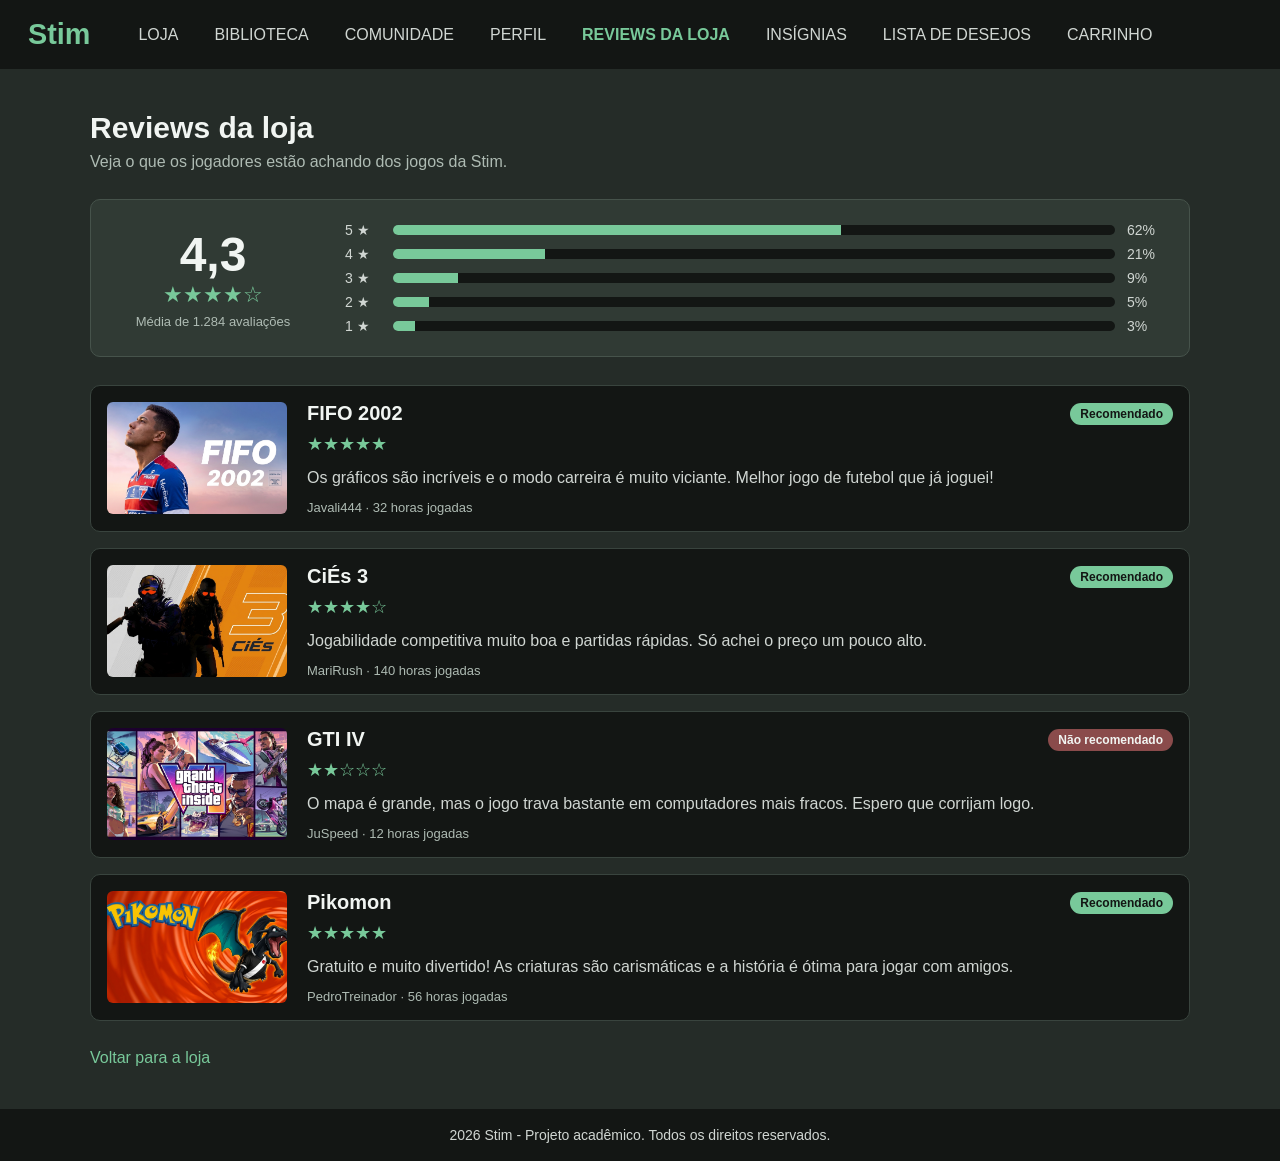
<file: reviews.html>
<!DOCTYPE html>
<html lang="pt-BR">
<head>
    <meta charset="UTF-8">
    <meta name="viewport" content="width=device-width, initial-scale=1.0">
    <title>Reviews | Stim</title>
    <link rel="stylesheet" href="style.css">
    <link rel="stylesheet" href="reviews.css">
</head>
<body>

    <header>
        <a href="index.html" class="logo"><h2>Stim</h2></a>
        <nav>
            <a href="index.html">LOJA</a>
            <a href="biblioteca.html">BIBLIOTECA</a>
            <a href="comunidade.html">COMUNIDADE</a>
            <a href="perfil.html">PERFIL</a>
            <a href="reviews.html" aria-current="page">REVIEWS DA LOJA</a>
            <a href="insignias.html">INSÍGNIAS</a>
            <a href="desejos.html">LISTA DE DESEJOS</a>
            <a href="carrinho.html">CARRINHO</a>
        </nav>
    </header>

    <main class="pagina-reviews">

        <section class="titulo-pagina">
            <h1>Reviews da loja</h1>
            <p>Veja o que os jogadores estão achando dos jogos da Stim.</p>
        </section>

        <section class="resumo-notas">
            <div class="nota-geral">
                <strong>4,3</strong>
                <span>★★★★☆</span>
                <p>Média de 1.284 avaliações</p>
            </div>

            <ul class="barras">
                <li><span>5 ★</span><div class="barra"><div style="width: 62%"></div></div><span>62%</span></li>
                <li><span>4 ★</span><div class="barra"><div style="width: 21%"></div></div><span>21%</span></li>
                <li><span>3 ★</span><div class="barra"><div style="width: 9%"></div></div><span>9%</span></li>
                <li><span>2 ★</span><div class="barra"><div style="width: 5%"></div></div><span>5%</span></li>
                <li><span>1 ★</span><div class="barra"><div style="width: 3%"></div></div><span>3%</span></li>
            </ul>
        </section>

        <section class="lista-reviews">

            <article class="review">
                <img src="img/FIFO2002.jpg" alt="Capa do jogo FIFO 2002">
                <div class="info-review">
                    <div class="cabecalho-review">
                        <h2>FIFO 2002</h2>
                        <span class="recomendado">Recomendado</span>
                    </div>
                    <p class="estrelas">★★★★★</p>
                    <p>Os gráficos são incríveis e o modo carreira é muito viciante. Melhor jogo de futebol que já joguei!</p>
                    <span class="autor-review">Javali444 · 32 horas jogadas</span>
                </div>
            </article>

            <article class="review">
                <img src="img/CiÉs3.jpg" alt="Capa do jogo CiÉs 3">
                <div class="info-review">
                    <div class="cabecalho-review">
                        <h2>CiÉs 3</h2>
                        <span class="recomendado">Recomendado</span>
                    </div>
                    <p class="estrelas">★★★★☆</p>
                    <p>Jogabilidade competitiva muito boa e partidas rápidas. Só achei o preço um pouco alto.</p>
                    <span class="autor-review">MariRush · 140 horas jogadas</span>
                </div>
            </article>

            <article class="review">
                <img src="img/gti6.jpg" alt="Capa do jogo GTI IV">
                <div class="info-review">
                    <div class="cabecalho-review">
                        <h2>GTI IV</h2>
                        <span class="nao-recomendado">Não recomendado</span>
                    </div>
                    <p class="estrelas">★★☆☆☆</p>
                    <p>O mapa é grande, mas o jogo trava bastante em computadores mais fracos. Espero que corrijam logo.</p>
                    <span class="autor-review">JuSpeed · 12 horas jogadas</span>
                </div>
            </article>

            <article class="review">
                <img src="img/pikomon.jpg" alt="Capa do jogo Pikomon">
                <div class="info-review">
                    <div class="cabecalho-review">
                        <h2>Pikomon</h2>
                        <span class="recomendado">Recomendado</span>
                    </div>
                    <p class="estrelas">★★★★★</p>
                    <p>Gratuito e muito divertido! As criaturas são carismáticas e a história é ótima para jogar com amigos.</p>
                    <span class="autor-review">PedroTreinador · 56 horas jogadas</span>
                </div>
            </article>

        </section>

        <div class="voltar-loja">
            <a href="index.html">Voltar para a loja</a>
        </div>

    </main>

    <footer>
        <p>2026 Stim - Projeto acadêmico. Todos os direitos reservados.</p>
    </footer>

    <script src="carrinho.js"></script>

</body>
</html>
</file>
<file: style.css>
﻿* {
    margin: 0;
    padding: 0;
    box-sizing: border-box;
    font-family: "Segoe UI", Arial, Helvetica, sans-serif;
}

body {
    min-height: 100vh;
    display: flex;
    flex-direction: column;
    background-color: #252c28;
}

header {
    display: flex;
    align-items: center;
    flex-wrap: wrap;
    gap: 18px 36px;
    background-color: #131614;
    padding: 18px 28px;
}

header h2 {
    color: #78c99a;
    font-size: 1.8rem;
    margin-right: 12px;
}

header .logo {
    text-decoration: none;
}

header nav {
    display: flex;
    flex-wrap: wrap;
    gap: 18px 36px;
}

header a {
    color: #d0d6d2;
    text-decoration: none;
}

header a[aria-current="page"] {
    color: #78c99a;
    font-weight: 600;
}

header a:hover {
    color: #78c99a;
}

footer {
    margin-top: auto;
    padding: 18px 24px;
    background-color: #131614;
    color: #d0d6d2;
    text-align: center;
    font-size: 14px;
}

.btn-carrinho {
    padding: 10px 14px;
    border: none;
    border-radius: 6px;
    background-color: #78c99a;
    color: #131614;
    font-size: 0.9rem;
    font-weight: 700;
    cursor: pointer;
    transition: background-color 160ms ease;
}

.btn-carrinho:hover {
    background-color: #92dbb0;
}

.btn-carrinho.adicionado {
    background-color: #303a34;
    color: #78c99a;
    border: 1px solid #78c99a;
}
</file>
<file: index.css>
﻿main {
    width: min(1400px, calc(100% - 48px));
    margin: 48px auto;
}

main section > h2 {
    margin: 0 0 28px;
    padding: 0 0 12px;
    color: #d0d6d2;
    font-size: clamp(1.8rem, 3vw, 2.5rem);
    border-bottom: 3px solid #78c99a;
}

.destaques {
    display: grid;
    grid-template-columns: repeat(4, minmax(0, 1fr));
    gap: 24px;
}

.destaques > div {
    display: flex;
    flex-direction: column;
    min-height: 440px;
    overflow: hidden;
    background: #131614;
    border: 1px solid #39443e;
    border-radius: 12px;
    color: #d0d6d2;
    box-shadow: 0 8px 20px rgb(30 45 36 / 14%);
    transition: transform 160ms ease, border-color 160ms ease, box-shadow 160ms ease;
}

.destaques > div:hover {
    transform: translateY(-5px);
    border-color: #78c99a;
    box-shadow: 0 14px 28px rgb(30 45 36 / 22%);
}

.destaques h3,
.destaques p {
    margin: 16px 18px 0;
}

.destaques h3 {
    color: #f1f5f2;
    font-size: 1.35rem;
}

.destaques p {
    font-size: 1rem;
    line-height: 1.5;
}

.destaques p:nth-of-type(2) {
    margin-top: auto;
    padding-top: 20px;
    color: #78c99a;
    font-size: 1.15rem;
    font-weight: 700;
}

.destaques img {
    display: block;
    width: 100%;
    aspect-ratio: 16 / 10;
    object-fit: cover;
    margin-top: 16px;
}

.destaques .btn-carrinho {
    margin: 14px 18px 18px;
}

.populares .compra {
    grid-area: preco;
    display: flex;
    flex-direction: column;
    align-items: flex-end;
    gap: 10px;
}

.populares {
    display: flex;
    flex-direction: column;
    gap: 12px;
}

.populares > div {
    display: grid;
    grid-template-columns: 110px minmax(0, 1fr) auto;
    grid-template-rows: auto auto auto;
    grid-template-areas:
        "imagem nome preco"
        "imagem descricao preco"
        "imagem info preco";
    align-items: center;
    column-gap: 20px;
    min-height: 120px;
    padding: 14px 20px;
    color: #d0d6d2;
    background: #131614;
    border: 1px solid #39443e;
    border-radius: 12px;
    box-shadow: 0 8px 20px rgb(30 45 36 / 14%);
    transition: border-color 160ms ease, box-shadow 160ms ease;
}

.populares > div:hover {
    border-color: #78c99a;
    box-shadow: 0 10px 24px rgb(30 45 36 / 22%);
}

.populares img {
    grid-area: imagem;
    display: block;
    width: 110px;
    height: 165px;
    object-fit: cover;
    object-position: center top;
    border-radius: 8px;
    box-shadow: 0 6px 14px rgb(0 0 0 / 35%);
}

.populares img.capa-paisagem {
    object-fit: contain;
    background-color: #05060f;
}

.populares h4 {
    grid-area: nome;
    align-self: end;
    margin: 0 0 4px;
    color: #f1f5f2;
    font-size: 1.2rem;
}

.populares p {
    grid-area: descricao;
    align-self: start;
    margin: 0;
    color: #aeb8b1;
    line-height: 1.45;
}

.populares .info-jogo {
    grid-area: info;
    display: flex;
    flex-wrap: wrap;
    gap: 4px 18px;
    margin-top: 8px;
    list-style: none;
    color: #aeb8b1;
    font-size: 0.85rem;
}

.populares .info-jogo strong {
    color: #78c99a;
    font-weight: 600;
}

.populares h3 {
    grid-area: preco;
    margin: 0;
    color: #78c99a;
    font-size: 1.15rem;
    white-space: nowrap;
}

@media (max-width: 1000px) {
    .destaques {
        grid-template-columns: repeat(2, minmax(0, 1fr));
    }
}

@media (max-width: 520px) {
    main {
        width: min(100% - 32px, 420px);
        margin: 32px auto;
    }

    .destaques {
        grid-template-columns: 1fr;
    }

    .populares > div {
        grid-template-columns: minmax(0, 1fr);
        grid-template-rows: auto;
        grid-template-areas:
            "imagem"
            "nome"
            "descricao"
            "info"
            "preco";
        gap: 6px 12px;
        padding: 12px;
    }

    .populares .info-jogo {
        flex-direction: column;
    }

    .populares img {
        width: 100%;
        height: auto;
        aspect-ratio: 2 / 3;
        max-height: 420px;
        margin-bottom: 6px;
    }

    .populares img.capa-paisagem {
        aspect-ratio: 16 / 10;
    }

    .populares h4 {
        align-self: end;
        font-size: 1.05rem;
    }

    .populares h3 {
        justify-self: end;
        padding-top: 4px;
    }

    .populares .compra {
        flex-direction: row;
        align-items: center;
        justify-content: space-between;
        margin-top: 6px;
    }
}
</file>
<file: biblioteca.css>
main {
    width: 90%;
    max-width: 1000px;
    margin: 30px auto;
    color: #d0d6d2;
}

main h1 {
    margin-bottom: 8px;
    color: #f1f5f2;
}

.subtitulo {
    margin-bottom: 22px;
    color: #aeb8b1;
}

.resumo {
    display: grid;
    grid-template-columns: repeat(4, 1fr);
    gap: 12px;
    margin-bottom: 24px;
}

.resumo div {
    padding: 16px;
    background-color: #303a34;
    border: 1px solid #46534b;
    border-radius: 8px;
    text-align: center;
}

.resumo strong {
    display: block;
    color: #78c99a;
    font-size: 1.6rem;
}

.resumo span {
    color: #aeb8b1;
    font-size: 0.85rem;
}

.jogo {
    display: grid;
    grid-template-columns: 300px 1fr;
    gap: 22px;
    padding: 18px;
    margin-bottom: 18px;
    background-color: #131614;
    border: 1px solid #39443e;
    border-radius: 8px;
    transition: border-color 160ms ease;
}

.jogo:hover {
    border-color: #78c99a;
}

.jogo img {
    width: 100%;
    height: 100%;
    max-height: 190px;
    object-fit: cover;
    border-radius: 5px;
}

.topo-jogo {
    display: flex;
    flex-wrap: wrap;
    align-items: center;
    justify-content: space-between;
    gap: 8px;
    margin-bottom: 12px;
}

.topo-jogo h2 {
    color: #f1f5f2;
}

.status {
    padding: 4px 10px;
    border-radius: 20px;
    font-size: 12px;
    font-weight: bold;
}

.instalado {
    background-color: #78c99a;
    color: #131614;
}

.nao-instalado {
    background-color: #46534b;
    color: #d0d6d2;
}

.dados {
    display: grid;
    grid-template-columns: repeat(auto-fill, minmax(150px, 1fr));
    gap: 10px 18px;
    margin-bottom: 14px;
}

.dados dt {
    color: #78c99a;
    font-size: 0.8rem;
}

.dados dd {
    color: #f1f5f2;
}

.conquistas p {
    margin-bottom: 6px;
    font-size: 0.9rem;
}

.barra {
    height: 8px;
    margin-bottom: 14px;
    overflow: hidden;
    background-color: #303a34;
    border-radius: 4px;
}

.barra div {
    height: 100%;
    background-color: #78c99a;
}

.botao {
    display: inline-block;
    padding: 9px 22px;
    background-color: #78c99a;
    color: #131614;
    font-weight: bold;
    text-decoration: none;
    border-radius: 6px;
}

.botao:hover {
    background-color: #92dbb0;
}

.link-perfil {
    color: #78c99a;
}

@media (max-width: 700px) {
    .resumo {
        grid-template-columns: repeat(2, 1fr);
    }

    .jogo {
        grid-template-columns: 1fr;
    }

    .jogo img {
        max-height: 220px;
    }
}
</file>
<file: carrinho.css>
.pagina-carrinho {
    width: calc(100% - 48px);
    max-width: 1100px;
    margin: 42px auto;
    color: #e5ebe7;
}

.titulo-pagina {
    margin-bottom: 28px;
}

.titulo-pagina h1 {
    margin-bottom: 8px;
    font-size: 30px;
}

.titulo-pagina p {
    color: #aebbb3;
}

.conteudo-carrinho {
    display: grid;
    grid-template-columns: 1fr 310px;
    gap: 24px;
    align-items: start;
}

.lista-carrinho {
    display: flex;
    flex-direction: column;
    gap: 16px;
}

.item-carrinho {
    display: grid;
    grid-template-columns: 160px 1fr auto;
    align-items: center;
    gap: 18px;
    padding: 16px;
    background: #303a34;
    border: 1px solid #46534b;
    border-radius: 10px;
}

.item-carrinho img {
    width: 100%;
    height: 110px;
    object-fit: cover;
    border-radius: 6px;
}

.info-item h2 {
    margin-bottom: 8px;
    font-size: 19px;
}

.info-item p {
    margin-bottom: 8px;
    color: #c0cbc3;
}

.info-item span {
    display: block;
    margin-bottom: 10px;
    color: #78c99a;
    font-size: 13px;
}

.info-item a {
    color: #78c99a;
    font-size: 13px;
    text-decoration: none;
}

.info-item a:hover {
    text-decoration: underline;
}

.preco-item p {
    font-weight: bold;
    white-space: nowrap;
}

.continuar-comprando a {
    color: #78c99a;
    text-decoration: none;
}

.continuar-comprando a:hover {
    text-decoration: underline;
}

.resumo-carrinho {
    padding: 22px;
    background: #303a34;
    border: 1px solid #46534b;
    border-radius: 10px;
}

.resumo-carrinho h2 {
    margin-bottom: 22px;
    font-size: 21px;
}

.linha-resumo {
    display: flex;
    justify-content: space-between;
    gap: 12px;
    margin-bottom: 16px;
    color: #c0cbc3;
}

.linha-resumo.total {
    padding-top: 16px;
    border-top: 1px solid #536057;
    color: #ffffff;
    font-size: 18px;
}

.resumo-carrinho button {
    width: 100%;
    padding: 12px;
    margin-top: 8px;
    border: none;
    border-radius: 6px;
    background: #536057;
    color: #c0cbc3;
    font-size: 15px;
    cursor: not-allowed;
}

.aviso-compra {
    margin-top: 14px;
    color: #aebbb3;
    font-size: 12px;
    line-height: 1.5;
    text-align: center;
}

@media (max-width: 850px) {
    .conteudo-carrinho {
        grid-template-columns: 1fr;
    }

    .resumo-carrinho {
        max-width: 100%;
    }
}

@media (max-width: 560px) {
    .pagina-carrinho {
        width: calc(100% - 28px);
        margin: 28px auto;
    }

    .item-carrinho {
        grid-template-columns: 100px 1fr;
        gap: 12px;
    }

    .item-carrinho img {
        height: 100px;
    }

    .preco-item {
        grid-column: 2;
    }
}

@media (max-width: 360px) {
    .item-carrinho {
        grid-template-columns: 1fr;
    }

    .item-carrinho img {
        height: 150px;
    }

    .preco-item {
        grid-column: 1;
    }
}

#itens-carrinho {
    display: flex;
    flex-direction: column;
    gap: 16px;
}

.preco-item {
    display: flex;
    flex-direction: column;
    align-items: flex-end;
    gap: 12px;
}

.botao-excluir {
    padding: 8px 12px;
    border: 1px solid #c25b5b;
    border-radius: 6px;
    background: transparent;
    color: #ff8a8a;
    font-size: 13px;
    cursor: pointer;
    transition: background 160ms ease, color 160ms ease;
}

.botao-excluir:hover {
    background: #c25b5b;
    color: #ffffff;
}

.carrinho-vazio {
    padding: 40px 20px;
    background: #303a34;
    border: 1px dashed #46534b;
    border-radius: 10px;
    text-align: center;
}

.carrinho-vazio h2 {
    margin-bottom: 8px;
    font-size: 20px;
}

.carrinho-vazio p {
    color: #aebbb3;
}

@media (max-width: 560px) {
    .preco-item {
        flex-direction: row;
        align-items: center;
        justify-content: space-between;
    }
}
</file>
<file: comunidade.css>
.pagina-comunidade {
    width: calc(100% - 48px);
    max-width: 1100px;
    margin: 42px auto;
    color: #d0d6d2;
}

.titulo-pagina {
    margin-bottom: 28px;
}

.titulo-pagina h1 {
    margin-bottom: 8px;
    color: #f1f5f2;
    font-size: 30px;
}

.titulo-pagina p {
    color: #aebbb3;
}

.conteudo-comunidade {
    display: grid;
    grid-template-columns: 1fr 310px;
    gap: 24px;
    align-items: start;
}

.lista-posts {
    display: flex;
    flex-direction: column;
    gap: 16px;
}

.lista-posts > h2,
.lateral h2 {
    color: #f1f5f2;
    font-size: 21px;
}

.lista-posts > h2 {
    padding-bottom: 10px;
    border-bottom: 3px solid #78c99a;
}

.post {
    padding: 18px;
    background: #131614;
    border: 1px solid #39443e;
    border-radius: 10px;
    transition: border-color 160ms ease;
}

.post:hover {
    border-color: #78c99a;
}

.autor {
    display: flex;
    align-items: center;
    gap: 12px;
    margin-bottom: 14px;
}

.avatar {
    display: flex;
    align-items: center;
    justify-content: center;
    flex-shrink: 0;
    width: 42px;
    height: 42px;
    border-radius: 50%;
    background: #78c99a;
    color: #131614;
    font-weight: bold;
}

img.avatar {
    object-fit: cover;
    object-position: center 30%;
}

.autor strong {
    display: block;
    color: #f1f5f2;
}

.autor span {
    color: #aebbb3;
    font-size: 13px;
}

.post h3 {
    margin-bottom: 8px;
    color: #f1f5f2;
    font-size: 18px;
}

.post p {
    color: #c0cbc3;
    line-height: 1.5;
}

.reacoes {
    display: flex;
    gap: 20px;
    margin-top: 14px;
    color: #78c99a;
    font-size: 14px;
}

.lateral {
    display: flex;
    flex-direction: column;
    gap: 16px;
}

.grupos,
.regras {
    padding: 20px;
    background: #303a34;
    border: 1px solid #46534b;
    border-radius: 10px;
}

.lateral h2 {
    margin-bottom: 16px;
}

.grupos ul {
    list-style: none;
}

.grupos li {
    display: flex;
    flex-direction: column;
    gap: 2px;
    padding: 10px 0;
    border-bottom: 1px solid #46534b;
}

.grupos li:last-child {
    border-bottom: none;
}

.grupos span {
    color: #aebbb3;
    font-size: 13px;
}

.regras ol {
    padding-left: 20px;
    color: #c0cbc3;
    line-height: 1.8;
}

@media (max-width: 850px) {
    .conteudo-comunidade {
        grid-template-columns: 1fr;
    }
}

@media (max-width: 560px) {
    .pagina-comunidade {
        width: calc(100% - 28px);
        margin: 28px auto;
    }

    .reacoes {
        flex-direction: column;
        gap: 6px;
    }
}
</file>
<file: desejos.css>
main.pagina-desejos {
    width: min(1100px, calc(100% - 48px));
    margin: 42px auto;
    color: #d0d6d2;
}

.titulo-pagina {
    margin-bottom: 28px;
}

.titulo-pagina h1 {
    margin-bottom: 10px;
    color: #f1f5f2;
    font-size: clamp(1.8rem, 3vw, 2.4rem);
}

.titulo-pagina p {
    color: #aeb8b1;
    line-height: 1.5;
}

.lista-jogos {
    display: flex;
    flex-direction: column;
    gap: 14px;
}

.jogo-desejo {
    display: grid;
    grid-template-columns: 180px minmax(0, 1fr) auto;
    align-items: center;
    gap: 22px;
    padding: 16px;
    background: #131614;
    border: 1px solid #39443e;
    border-radius: 10px;
}

.jogo-desejo img {
    width: 180px;
    height: 112px;
    object-fit: cover;
    border-radius: 6px;
}

.info-jogo h2 {
    margin-bottom: 8px;
    color: #f1f5f2;
    font-size: 1.25rem;
}

.info-jogo p {
    margin-bottom: 12px;
    color: #aeb8b1;
}

.disponivel,
.gratuito {
    color: #78c99a;
    font-size: 0.9rem;
}

.preco-jogo {
    display: flex;
    flex-direction: column;
    align-items: flex-end;
    gap: 14px;
}

.preco-jogo p {
    color: #78c99a;
    font-size: 1.15rem;
    font-weight: 700;
}

.botao {
    display: inline-block;
    padding: 10px 14px;
    color: #131614;
    background: #78c99a;
    border-radius: 6px;
    text-decoration: none;
    font-weight: 600;
    text-align: center;
}

.botao:hover {
    background: #91d9ad;
}

.voltar-loja {
    margin-top: 24px;
}

.voltar-loja a {
    color: #78c99a;
    text-decoration: none;
}

.voltar-loja a:hover {
    text-decoration: underline;
}

@media (max-width: 700px) {
    main.pagina-desejos {
        width: calc(100% - 32px);
        margin: 30px auto;
    }

    .jogo-desejo {
        grid-template-columns: 110px minmax(0, 1fr);
        gap: 12px;
    }

    .jogo-desejo img {
        width: 110px;
        height: 90px;
    }

    .preco-jogo {
        grid-column: 1 / -1;
        flex-direction: row;
        justify-content: space-between;
        align-items: center;
        padding-top: 10px;
        border-top: 1px solid #39443e;
    }
}

@media (max-width: 380px) {
    .jogo-desejo {
        grid-template-columns: 1fr;
    }

    .jogo-desejo img {
        width: 100%;
        height: 150px;
    }

    .preco-jogo {
        grid-column: auto;
    }
}
</file>
<file: insignias.css>
.main {
    width: min(1400px, calc(100% - 48px));
    margin: 48px auto;
}

main section > h2 {
    margin: 0 0 28px;
    padding: 0 0 12px;
    color: #d0d6d2;
    font-size: clamp(1.8rem, 3vw, 2.5rem);
    border-bottom: 3px solid #78c99a;
}

.suasInsignias {
    display: flex;
    flex-direction: column;
    gap: 12px;
}

.suasInsignias > div {
    display: grid;
    grid-template-columns: 112px minmax(0, 1fr) auto;
    grid-template-rows: auto 1fr;
    grid-template-areas:
        "imagem nome raridade"
        "imagem descricao raridade";
    align-items: center;
    column-gap: 20px;
    min-height: 120px;
    padding: 14px 20px;
    color: #d0d6d2;
    background: #131614;
    border: 1px solid #39443e;
    border-radius: 12px;
    box-shadow: 0 8px 20px rgb(30 45 36 / 14%);
    transition: border-color 160ms ease, box-shadow 160ms ease;
}

.suasInsignias > div:hover {
    border-color: #78c99a;
    box-shadow: 0 10px 24px rgb(30 45 36 / 22%);
}

.suasInsignias img {
    grid-area: imagem;
    display: block;
    width: 112px;
    height: 88px;
    object-fit: cover;
    border-radius: 8px;
}

.suasInsignias h3 {
    grid-area: nome;
    align-self: end;
    margin: 0 0 4px;
    color: #f1f5f2;
    font-size: 1.2rem;
}

.suasInsignias p {
    grid-area: descricao;
    align-self: start;
    margin: 0;
    color: #aeb8b1;
    line-height: 1.45;
}

.suasInsignias h4 {
    grid-area: raridade;
    margin: 0;
    color: #78c99a;
    font-size: 1rem;
    white-space: nowrap;
}

@media (max-width: 520px) {
    main {
        width: min(100% - 32px, 420px);
        margin: 32px auto;
    }

    .suasInsignias > div {
        grid-template-columns: 76px minmax(0, 1fr);
        grid-template-rows: auto auto auto;
        grid-template-areas:
            "imagem nome"
            "imagem descricao"
            "raridade raridade";
        gap: 6px 12px;
        padding: 12px;
    }

    .suasInsignias img {
        width: 76px;
        height: 76px;
        grid-row: 1 / 3;
    }

    .suasInsignias h3 {
        align-self: end;
        font-size: 1.05rem;
    }

    .suasInsignias h4 {
        justify-self: end;
        padding-top: 4px;
    }
}
</file>
<file: perfil.css>
main {
    width: 90%;
    max-width: 900px;
    margin: 30px auto;
    color: #d0d6d2;
}

main h1 {
    margin-bottom: 20px;
}

main h2,
main h3 {
    margin-bottom: 15px;
}

main p {
    margin-bottom: 10px;
}

main section {
    background-color: #131614;
    padding: 20px;
    margin-bottom: 20px;
    border-radius: 8px;
}

.cartao-perfil {
    display: flex;
    align-items: center;
    gap: 20px;
}

.cartao-perfil h2 {
    margin-bottom: 4px;
    color: #f1f5f2;
    font-size: 1.6rem;
}

.usuario {
    color: #78c99a;
}

.foto {
    width: 110px;
    height: 110px;
    flex-shrink: 0;
    object-fit: cover;
    object-position: center 30%;
    border: 3px solid #78c99a;
    border-radius: 50%;
}

.biografia p {
    line-height: 1.5;
}

.insignia {
    width: 90px;
    margin-bottom: 15px;
}

main a {
    color: #78c99a;
}
</file>
<file: reviews.css>
.pagina-reviews {
    width: calc(100% - 48px);
    max-width: 1100px;
    margin: 42px auto;
    color: #d0d6d2;
}

.titulo-pagina {
    margin-bottom: 28px;
}

.titulo-pagina h1 {
    margin-bottom: 8px;
    color: #f1f5f2;
    font-size: 30px;
}

.titulo-pagina p {
    color: #aebbb3;
}

.resumo-notas {
    display: grid;
    grid-template-columns: 200px 1fr;
    gap: 32px;
    align-items: center;
    padding: 22px;
    margin-bottom: 28px;
    background: #303a34;
    border: 1px solid #46534b;
    border-radius: 10px;
}

.nota-geral {
    text-align: center;
}

.nota-geral strong {
    display: block;
    color: #f1f5f2;
    font-size: 48px;
}

.nota-geral span {
    color: #78c99a;
    font-size: 22px;
}

.nota-geral p {
    margin-top: 6px;
    color: #aebbb3;
    font-size: 13px;
}

.barras {
    display: flex;
    flex-direction: column;
    gap: 8px;
    list-style: none;
}

.barras li {
    display: grid;
    grid-template-columns: 36px 1fr 40px;
    align-items: center;
    gap: 12px;
    font-size: 14px;
}

.barra {
    height: 10px;
    overflow: hidden;
    background: #131614;
    border-radius: 5px;
}

.barra div {
    height: 100%;
    background: #78c99a;
}

.lista-reviews {
    display: flex;
    flex-direction: column;
    gap: 16px;
}

.review {
    display: grid;
    grid-template-columns: 180px 1fr;
    gap: 20px;
    padding: 16px;
    background: #131614;
    border: 1px solid #39443e;
    border-radius: 10px;
    transition: border-color 160ms ease;
}

.review:hover {
    border-color: #78c99a;
}

.review img {
    width: 180px;
    height: 112px;
    object-fit: cover;
    border-radius: 6px;
}

.cabecalho-review {
    display: flex;
    flex-wrap: wrap;
    align-items: center;
    justify-content: space-between;
    gap: 8px;
    margin-bottom: 6px;
}

.cabecalho-review h2 {
    color: #f1f5f2;
    font-size: 1.25rem;
}

.recomendado,
.nao-recomendado {
    padding: 4px 10px;
    border-radius: 20px;
    font-size: 12px;
    font-weight: bold;
}

.recomendado {
    background: #78c99a;
    color: #131614;
}

.nao-recomendado {
    background: #8a4b4b;
    color: #f1f5f2;
}

.estrelas {
    margin-bottom: 8px;
    color: #78c99a;
    font-size: 18px;
}

.info-review p {
    line-height: 1.5;
}

.autor-review {
    display: block;
    margin-top: 10px;
    color: #aebbb3;
    font-size: 13px;
}

.voltar-loja {
    margin-top: 28px;
}

.voltar-loja a {
    color: #78c99a;
    text-decoration: none;
}

.voltar-loja a:hover {
    text-decoration: underline;
}

@media (max-width: 700px) {
    .resumo-notas {
        grid-template-columns: 1fr;
        gap: 20px;
    }
}

@media (max-width: 560px) {
    .pagina-reviews {
        width: calc(100% - 28px);
        margin: 28px auto;
    }

    .review {
        grid-template-columns: 1fr;
    }

    .review img {
        width: 100%;
        height: 160px;
    }
}
</file>
